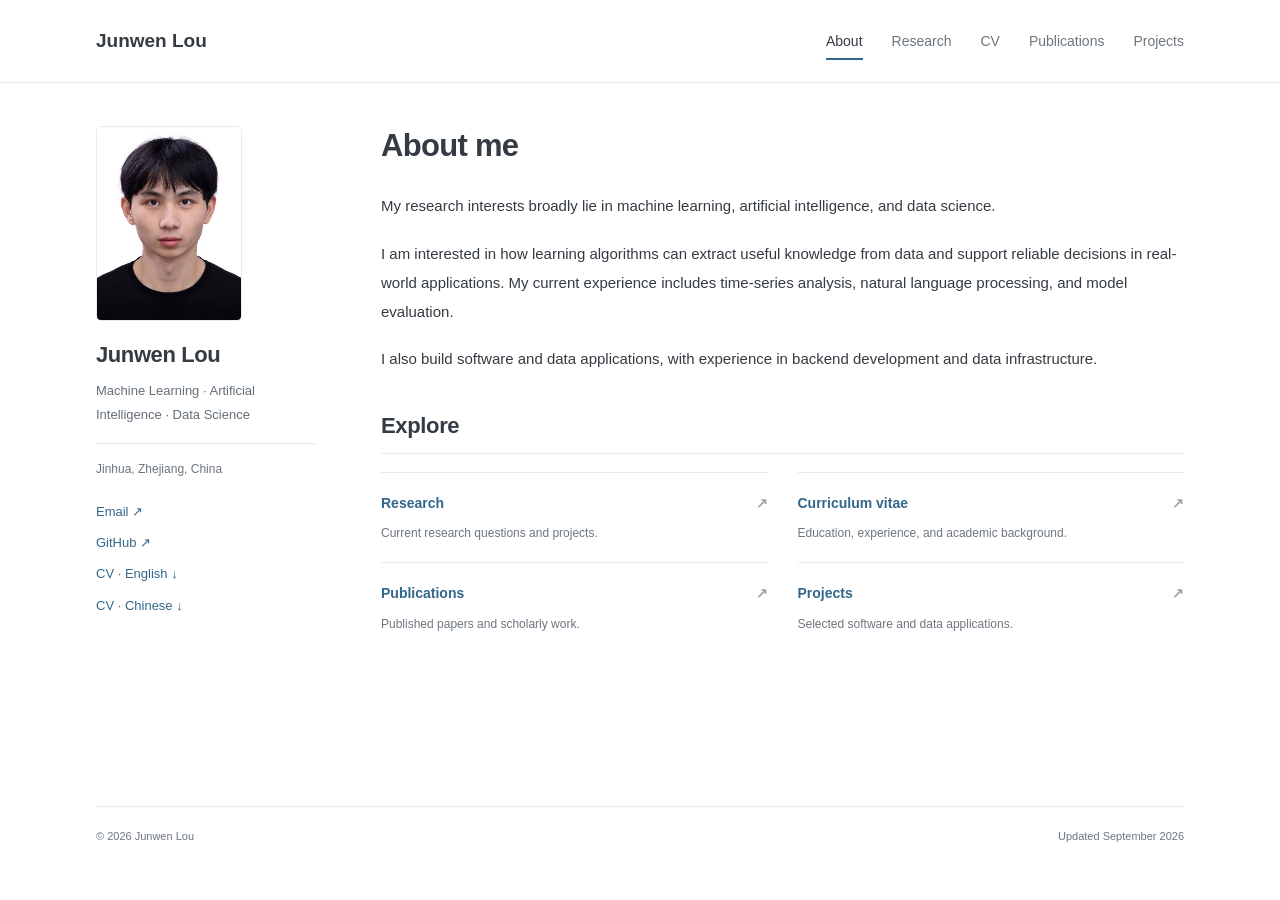
<file: index.html>
<!doctype html><html lang="en"><head><meta charset="utf-8"><meta name="viewport" content="width=device-width, initial-scale=1">
<title>About | Junwen Lou</title><meta name="description" content="Junwen Lou. Machine Learning · Artificial Intelligence · Data Science. About."><link rel="icon" href="./assets/favicon.svg"><link rel="stylesheet" href="./assets/style.css"></head>
<body><a class="skip" href="#main">Skip to content</a><header class="masthead"><div class="header-inner"><a class="brand" href="./">Junwen Lou</a><nav aria-label="Main navigation"><a href="./" aria-current="page">About</a><a href="./research/">Research</a><a href="./cv/">CV</a><a href="./publications/">Publications</a><a href="./projects/">Projects</a></nav></div></header>
<div class="layout"><aside class="profile"><a href="./" aria-label="Junwen Lou home"><img class="portrait" src="./assets/portrait.jpg" width="283" height="378" alt="Portrait of Junwen Lou"></a><h2>Junwen Lou</h2><p class="tagline">Machine Learning · Artificial Intelligence · Data Science</p><p class="location">Jinhua, Zhejiang, China</p><div class="profile-links"><a href="mailto:3490870833@qq.com">Email ↗</a><a href="https://github.com/llljjjwww333" target="_blank" rel="noopener noreferrer">GitHub ↗</a><a href="./files/Junwen_Lou_CV_EN.pdf" download>CV · English ↓</a><a href="./files/Junwen_Lou_CV_ZH.pdf" download>CV · Chinese ↓</a></div></aside>
<main id="main"><h1>About me</h1><p class="bio">My research interests broadly lie in machine learning, artificial intelligence, and data science.</p><p class="bio">I am interested in how learning algorithms can extract useful knowledge from data and support reliable decisions in real-world applications. My current experience includes time-series analysis, natural language processing, and model evaluation.</p><p class="bio">I also build software and data applications, with experience in backend development and data infrastructure.</p><section class="explore"><h2>Explore</h2><div class="explore-grid"><a class="explore-link" href="./research/"><strong>Research<span>↗</span></strong><p>Current research questions and projects.</p></a><a class="explore-link" href="./cv/"><strong>Curriculum vitae<span>↗</span></strong><p>Education, experience, and academic background.</p></a><a class="explore-link" href="./publications/"><strong>Publications<span>↗</span></strong><p>Published papers and scholarly work.</p></a><a class="explore-link" href="./projects/"><strong>Projects<span>↗</span></strong><p>Selected software and data applications.</p></a></div></section></main></div><footer><span>© 2026 Junwen Lou</span><span>Updated September 2026</span></footer></body></html>
</file>
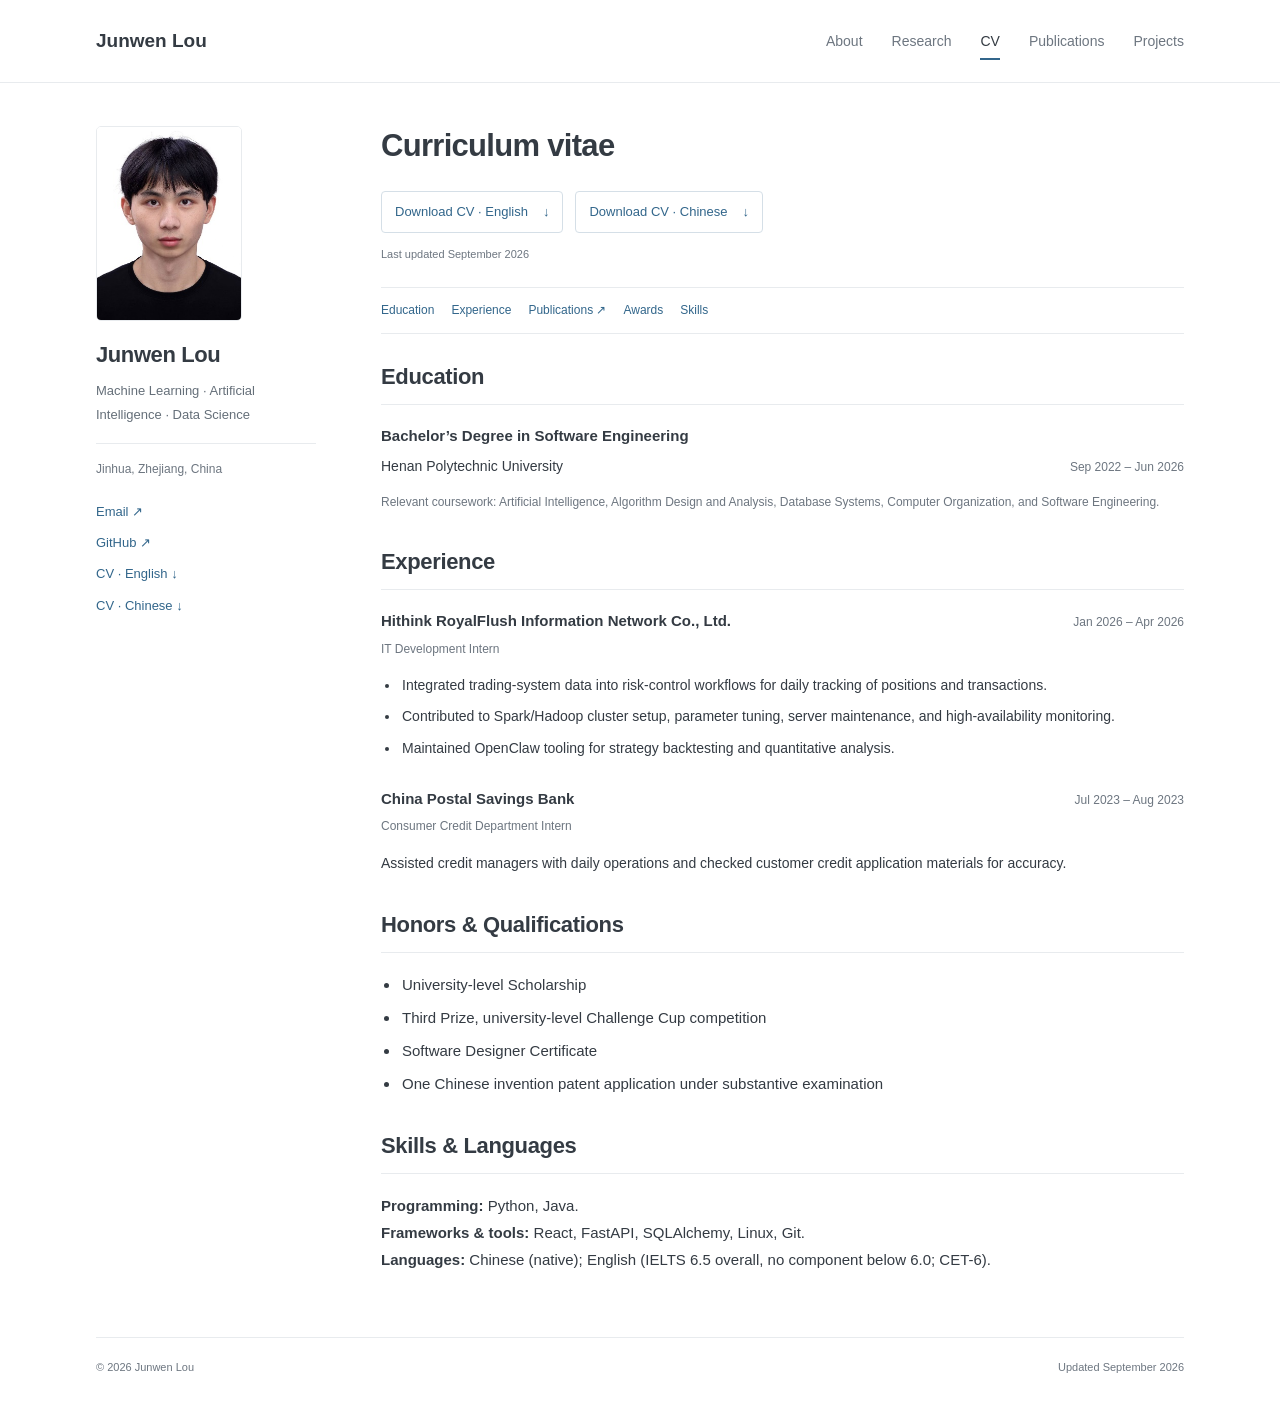
<file: cv/index.html>
<!doctype html><html lang="en"><head><meta charset="utf-8"><meta name="viewport" content="width=device-width, initial-scale=1">
<title>CV | Junwen Lou</title><meta name="description" content="Junwen Lou. Machine Learning · Artificial Intelligence · Data Science. CV."><link rel="icon" href="../assets/favicon.svg"><link rel="stylesheet" href="../assets/style.css"></head>
<body><a class="skip" href="#main">Skip to content</a><header class="masthead"><div class="header-inner"><a class="brand" href="../">Junwen Lou</a><nav aria-label="Main navigation"><a href="../">About</a><a href="../research/">Research</a><a href="../cv/" aria-current="page">CV</a><a href="../publications/">Publications</a><a href="../projects/">Projects</a></nav></div></header>
<div class="layout"><aside class="profile"><a href="../" aria-label="Junwen Lou home"><img class="portrait" src="../assets/portrait.jpg" width="283" height="378" alt="Portrait of Junwen Lou"></a><h2>Junwen Lou</h2><p class="tagline">Machine Learning · Artificial Intelligence · Data Science</p><p class="location">Jinhua, Zhejiang, China</p><div class="profile-links"><a href="mailto:3490870833@qq.com">Email ↗</a><a href="https://github.com/llljjjwww333" target="_blank" rel="noopener noreferrer">GitHub ↗</a><a href="../files/Junwen_Lou_CV_EN.pdf" download>CV · English ↓</a><a href="../files/Junwen_Lou_CV_ZH.pdf" download>CV · Chinese ↓</a></div></aside>
<main id="main"><h1>Curriculum vitae</h1><div class="downloads"><a href="../files/Junwen_Lou_CV_EN.pdf" download>Download CV · English <span>↓</span></a><a href="../files/Junwen_Lou_CV_ZH.pdf" download>Download CV · Chinese <span>↓</span></a></div><p class="updated">Last updated September 2026</p><nav class="page-index" aria-label="CV sections"><a href="#education">Education</a><a href="#experience">Experience</a><a href="../publications/">Publications ↗</a><a href="#awards">Awards</a><a href="#skills">Skills</a></nav><section id="education"><h2>Education</h2><article class="entry"><h3>Bachelor’s Degree in Software Engineering</h3><p class="institution">Henan Polytechnic University <span class="date">Sep 2022 – Jun 2026</span></p><p class="secondary">Relevant coursework: Artificial Intelligence, Algorithm Design and Analysis, Database Systems, Computer Organization, and Software Engineering.</p></article></section><section id="experience"><h2>Experience</h2><article class="entry"><div class="entry-heading"><h3>Hithink RoyalFlush Information Network Co., Ltd.</h3><span class="date">Jan 2026 – Apr 2026</span></div><p class="position">IT Development Intern</p><ul><li>Integrated trading-system data into risk-control workflows for daily tracking of positions and transactions.</li><li>Contributed to Spark/Hadoop cluster setup, parameter tuning, server maintenance, and high-availability monitoring.</li><li>Maintained OpenClaw tooling for strategy backtesting and quantitative analysis.</li></ul></article>
<article class="entry"><div class="entry-heading"><h3>China Postal Savings Bank</h3><span class="date">Jul 2023 – Aug 2023</span></div><p class="position">Consumer Credit Department Intern</p><p>Assisted credit managers with daily operations and checked customer credit application materials for accuracy.</p></article></section><section id="awards"><h2>Honors &amp; Qualifications</h2><ul class="honors"><li>University-level Scholarship</li><li>Third Prize, university-level Challenge Cup competition</li><li>Software Designer Certificate</li><li>One Chinese invention patent application under substantive examination</li></ul></section><section id="skills"><h2>Skills &amp; Languages</h2><p><strong>Programming:</strong> Python, Java.<br><strong>Frameworks &amp; tools:</strong> React, FastAPI, SQLAlchemy, Linux, Git.<br><strong>Languages:</strong> Chinese (native); English (IELTS 6.5 overall, no component below 6.0; CET-6).</p></section></main></div><footer><span>© 2026 Junwen Lou</span><span>Updated September 2026</span></footer></body></html>
</file>
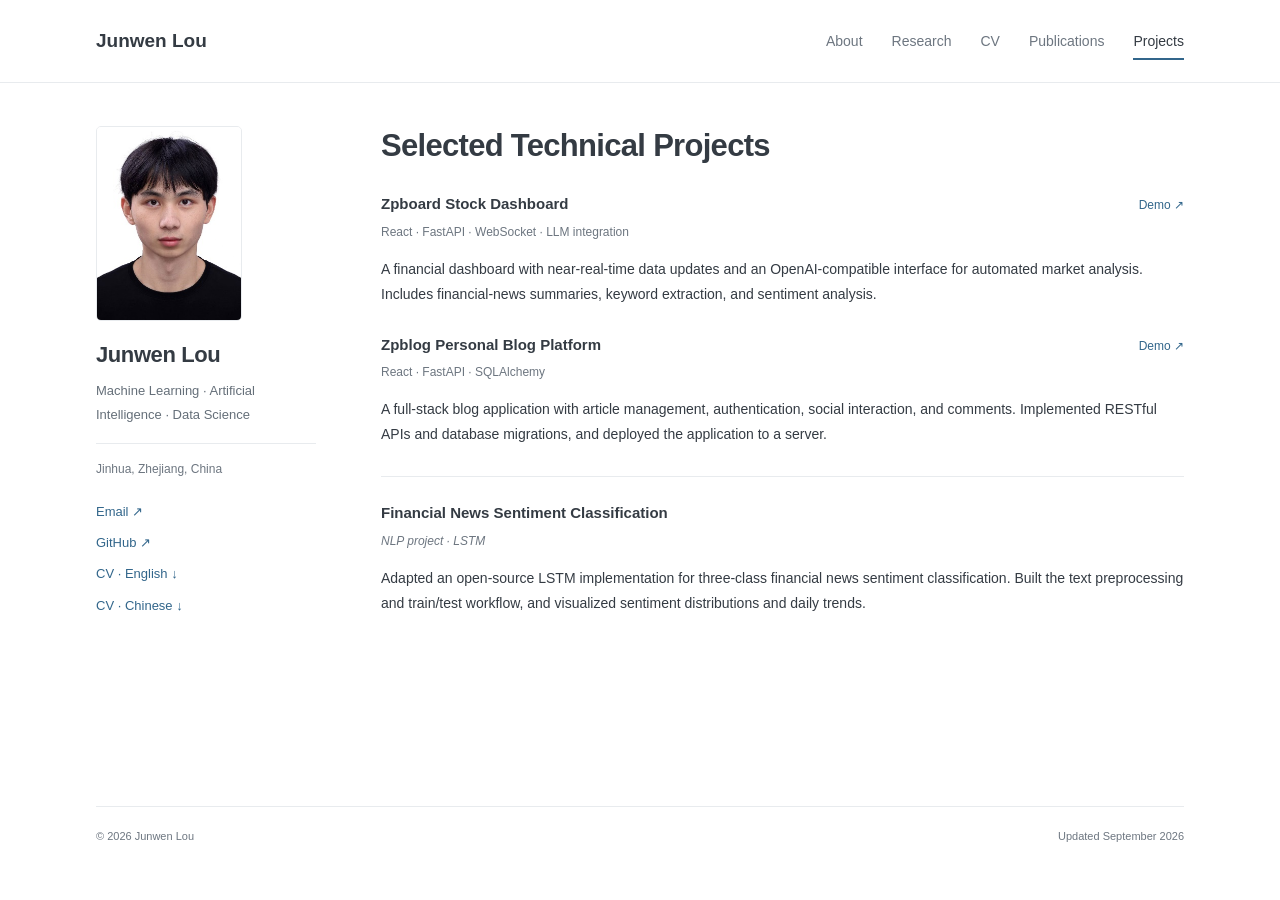
<file: projects/index.html>
<!doctype html><html lang="en"><head><meta charset="utf-8"><meta name="viewport" content="width=device-width, initial-scale=1">
<title>Projects | Junwen Lou</title><meta name="description" content="Junwen Lou. Machine Learning · Artificial Intelligence · Data Science. Projects."><link rel="icon" href="../assets/favicon.svg"><link rel="stylesheet" href="../assets/style.css"></head>
<body><a class="skip" href="#main">Skip to content</a><header class="masthead"><div class="header-inner"><a class="brand" href="../">Junwen Lou</a><nav aria-label="Main navigation"><a href="../">About</a><a href="../research/">Research</a><a href="../cv/">CV</a><a href="../publications/">Publications</a><a href="../projects/" aria-current="page">Projects</a></nav></div></header>
<div class="layout"><aside class="profile"><a href="../" aria-label="Junwen Lou home"><img class="portrait" src="../assets/portrait.jpg" width="283" height="378" alt="Portrait of Junwen Lou"></a><h2>Junwen Lou</h2><p class="tagline">Machine Learning · Artificial Intelligence · Data Science</p><p class="location">Jinhua, Zhejiang, China</p><div class="profile-links"><a href="mailto:3490870833@qq.com">Email ↗</a><a href="https://github.com/llljjjwww333" target="_blank" rel="noopener noreferrer">GitHub ↗</a><a href="../files/Junwen_Lou_CV_EN.pdf" download>CV · English ↓</a><a href="../files/Junwen_Lou_CV_ZH.pdf" download>CV · Chinese ↓</a></div></aside>
<main id="main"><section id="projects"><h1>Selected Technical Projects</h1><article class="entry"><div class="entry-heading"><h3>Zpboard Stock Dashboard</h3><a href="https://stock-dashboard-web-rf7v.onrender.com" target="_blank" rel="noopener noreferrer">Demo ↗</a></div><p class="stack">React · FastAPI · WebSocket · LLM integration</p><p>A financial dashboard with near-real-time data updates and an OpenAI-compatible interface for automated market analysis. Includes financial-news summaries, keyword extraction, and sentiment analysis.</p></article>
<article class="entry"><div class="entry-heading"><h3>Zpblog Personal Blog Platform</h3><a href="http://8.154.28.91" target="_blank" rel="noopener noreferrer">Demo ↗</a></div><p class="stack">React · FastAPI · SQLAlchemy</p><p>A full-stack blog application with article management, authentication, social interaction, and comments. Implemented RESTful APIs and database migrations, and deployed the application to a server.</p></article><article class="text-research"><h3>Financial News Sentiment Classification</h3><p class="publication-status">NLP project · LSTM</p><p>Adapted an open-source LSTM implementation for three-class financial news sentiment classification. Built the text preprocessing and train/test workflow, and visualized sentiment distributions and daily trends.</p></article></section></main></div><footer><span>© 2026 Junwen Lou</span><span>Updated September 2026</span></footer></body></html>
</file>
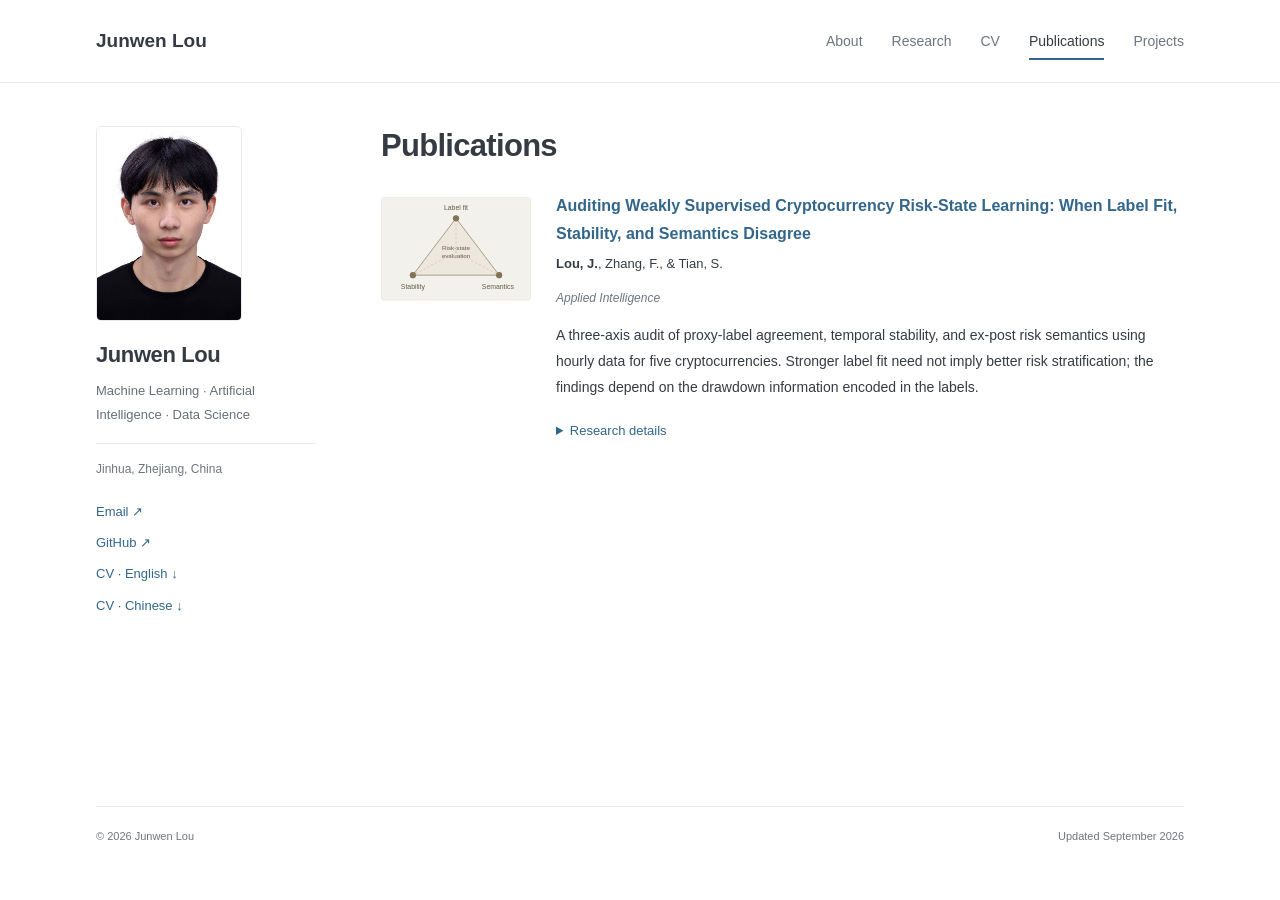
<file: publications/index.html>
<!doctype html><html lang="en"><head><meta charset="utf-8"><meta name="viewport" content="width=device-width, initial-scale=1">
<title>Publications | Junwen Lou</title><meta name="description" content="Junwen Lou. Machine Learning · Artificial Intelligence · Data Science. Publications."><link rel="icon" href="../assets/favicon.svg"><link rel="stylesheet" href="../assets/style.css"></head>
<body><a class="skip" href="#main">Skip to content</a><header class="masthead"><div class="header-inner"><a class="brand" href="../">Junwen Lou</a><nav aria-label="Main navigation"><a href="../">About</a><a href="../research/">Research</a><a href="../cv/">CV</a><a href="../publications/" aria-current="page">Publications</a><a href="../projects/">Projects</a></nav></div></header>
<div class="layout"><aside class="profile"><a href="../" aria-label="Junwen Lou home"><img class="portrait" src="../assets/portrait.jpg" width="283" height="378" alt="Portrait of Junwen Lou"></a><h2>Junwen Lou</h2><p class="tagline">Machine Learning · Artificial Intelligence · Data Science</p><p class="location">Jinhua, Zhejiang, China</p><div class="profile-links"><a href="mailto:3490870833@qq.com">Email ↗</a><a href="https://github.com/llljjjwww333" target="_blank" rel="noopener noreferrer">GitHub ↗</a><a href="../files/Junwen_Lou_CV_EN.pdf" download>CV · English ↓</a><a href="../files/Junwen_Lou_CV_ZH.pdf" download>CV · Chinese ↓</a></div></aside>
<main id="main"><h1>Publications</h1><article class="research-item"><div class="research-visual"><svg viewBox="0 0 240 166" role="img" aria-labelledby="audit-title audit-desc"><title id="audit-title">Three-axis audit framework</title><desc id="audit-desc">A conceptual diagram connecting label fit, temporal stability, and risk semantics. A framework illustration, not experimental data.</desc><rect x="1" y="1" width="238" height="164" rx="3" fill="#f3f1eb" stroke="#e4e0d7"/><path d="M120 34L51 125H189Z" fill="#ece8de" stroke="#a69982" stroke-width="1.5"/><path d="M120 88V34M120 88L51 125M120 88L189 125" stroke="#c7bcaa" stroke-dasharray="3 4"/><g fill="#847257"><circle cx="120" cy="34" r="5"/><circle cx="51" cy="125" r="5"/><circle cx="189" cy="125" r="5"/></g><g fill="#655c4d" font-family="Arial,sans-serif" font-size="11" text-anchor="middle"><text x="120" y="20">Label fit</text><text x="51" y="147">Stability</text><text x="187" y="147">Semantics</text><text x="120" y="84" font-size="10">Risk-state</text><text x="120" y="98" font-size="10">evaluation</text></g></svg></div>
<div class="research-body"><h3>Auditing Weakly Supervised Cryptocurrency Risk-State Learning: When Label Fit, Stability, and Semantics Disagree</h3><p class="authors"><strong>Lou, J.</strong>, Zhang, F., &amp; Tian, S.</p><p class="publication-status">Applied Intelligence</p>
<p class="abstract">A three-axis audit of proxy-label agreement, temporal stability, and ex-post risk semantics using hourly data for five cryptocurrencies. Stronger label fit need not imply better risk stratification; the findings depend on the drawdown information encoded in the labels.</p>
<details><summary>Research details</summary><ul><li>Temporal-model benchmarks on Bitcoin and Ethereum, with Transformer- and PatchTST-style stress tests on Bitcoin.</li><li>Baseline comparisons, ablations, label-design controls, and block-bootstrap analysis.</li><li>A Semantic Orientation Ratio to diagnose proxy-label misalignment, including XRP as a boundary case and explicit limits on general model ranking.</li></ul><p class="contribution">First author: study design, implementation, experiments, and manuscript preparation.</p></details></div></article></main></div><footer><span>© 2026 Junwen Lou</span><span>Updated September 2026</span></footer></body></html>
</file>
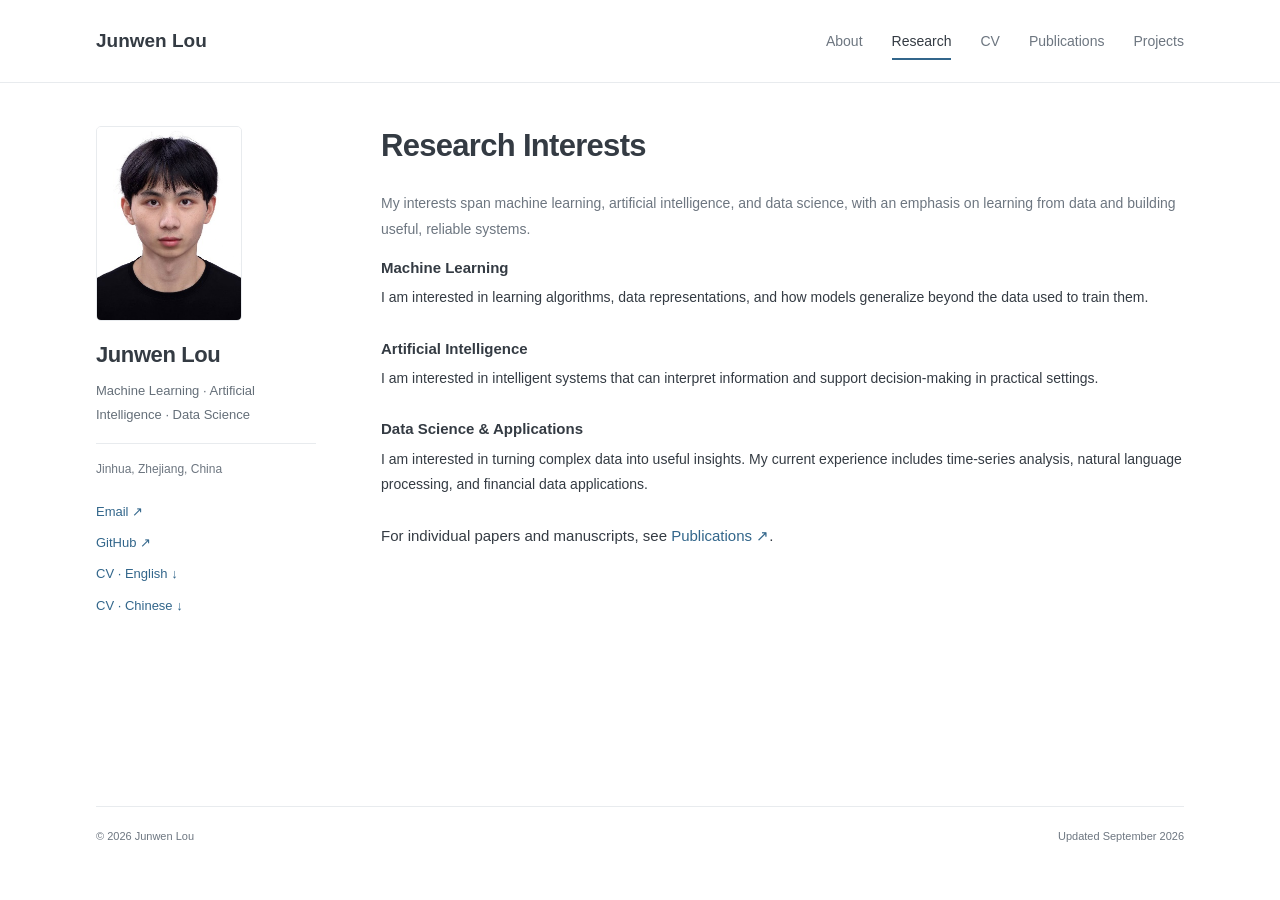
<file: research/index.html>
<!doctype html><html lang="en"><head><meta charset="utf-8"><meta name="viewport" content="width=device-width, initial-scale=1">
<title>Research | Junwen Lou</title><meta name="description" content="Junwen Lou. Machine Learning · Artificial Intelligence · Data Science. Research."><link rel="icon" href="../assets/favicon.svg"><link rel="stylesheet" href="../assets/style.css"></head>
<body><a class="skip" href="#main">Skip to content</a><header class="masthead"><div class="header-inner"><a class="brand" href="../">Junwen Lou</a><nav aria-label="Main navigation"><a href="../">About</a><a href="../research/" aria-current="page">Research</a><a href="../cv/">CV</a><a href="../publications/">Publications</a><a href="../projects/">Projects</a></nav></div></header>
<div class="layout"><aside class="profile"><a href="../" aria-label="Junwen Lou home"><img class="portrait" src="../assets/portrait.jpg" width="283" height="378" alt="Portrait of Junwen Lou"></a><h2>Junwen Lou</h2><p class="tagline">Machine Learning · Artificial Intelligence · Data Science</p><p class="location">Jinhua, Zhejiang, China</p><div class="profile-links"><a href="mailto:3490870833@qq.com">Email ↗</a><a href="https://github.com/llljjjwww333" target="_blank" rel="noopener noreferrer">GitHub ↗</a><a href="../files/Junwen_Lou_CV_EN.pdf" download>CV · English ↓</a><a href="../files/Junwen_Lou_CV_ZH.pdf" download>CV · Chinese ↓</a></div></aside>
<main id="main"><section id="research"><h1>Research Interests</h1><p class="section-intro">My interests span machine learning, artificial intelligence, and data science, with an emphasis on learning from data and building useful, reliable systems.</p><article class="entry"><h3>Machine Learning</h3><p>I am interested in learning algorithms, data representations, and how models generalize beyond the data used to train them.</p></article><article class="entry"><h3>Artificial Intelligence</h3><p>I am interested in intelligent systems that can interpret information and support decision-making in practical settings.</p></article><article class="entry"><h3>Data Science &amp; Applications</h3><p>I am interested in turning complex data into useful insights. My current experience includes time-series analysis, natural language processing, and financial data applications.</p></article><p>For individual papers and manuscripts, see <a href="../publications/">Publications ↗</a>.</p></section></main></div><footer><span>© 2026 Junwen Lou</span><span>Updated September 2026</span></footer></body></html>
</file>
<file: assets/style.css>
@charset "UTF-8";
:root{--ink:#343b43;--muted:#6d7680;--link:#32668b;--line:#e8ebee}*{box-sizing:border-box}html{scroll-behavior:smooth;scroll-padding-top:25px}body{margin:0;background:#fff;color:var(--ink);font:15px/1.8 -apple-system,BlinkMacSystemFont,'Segoe UI',Arial,sans-serif;-webkit-font-smoothing:antialiased}a{color:var(--link);text-decoration:none}a:hover{text-decoration:underline;text-underline-offset:4px}a:focus-visible,summary:focus-visible{outline:2px solid var(--link);outline-offset:5px}.masthead{border-bottom:1px solid var(--line)}.header-inner{max-width:1160px;margin:auto;padding:24px 36px;display:flex;align-items:center;justify-content:space-between;gap:30px}.brand{font-weight:650;font-size:19px;color:var(--ink)}.header-inner nav{display:flex;gap:29px;font-size:14px}.header-inner nav a{color:var(--muted);padding:4px 0}.header-inner nav a[aria-current]{color:var(--ink);box-shadow:0 2px var(--link)}.layout{max-width:1160px;margin:0 auto;display:grid;grid-template-columns:220px minmax(0,1fr);gap:65px;padding:43px 36px 30px}.profile{align-self:start;position:sticky;top:30px}.portrait{display:block;width:146px;height:auto;border-radius:5px;border:1px solid var(--line)}.profile h2{font-size:22px;line-height:1.4;margin:19px 0 9px;letter-spacing:-.4px}.tagline{font-size:13px;color:#656f79;line-height:1.8;margin:0 0 17px}.location{font-size:12px;color:var(--muted);padding-top:15px;border-top:1px solid var(--line)}.profile-links{display:flex;flex-direction:column;gap:8px;font-size:13px;margin-top:19px}main{min-width:0;min-height:650px}h1{font-size:31px;font-weight:600;letter-spacing:-.7px;line-height:1.3;margin:0 0 25px}h2{font-size:22px;letter-spacing:-.35px;font-weight:600;line-height:1.4;margin:0 0 18px}h3{font-size:15px;line-height:1.7;margin:0 0 5px;font-weight:600}p{margin:0 0 13px}.bio{font-size:15px;line-height:1.95;margin-bottom:18px}.explore{margin-top:37px}.explore-grid{display:grid;grid-template-columns:1fr 1fr;gap:0 30px}.explore-link{padding:18px 0;border-top:1px solid var(--line)}.explore-link strong{display:flex;justify-content:space-between;font-size:14px;font-weight:600}.explore-link strong span{color:#9aa6b0}.explore-link p{font-size:12px;color:var(--muted);margin:7px 0 0}.explore-link:hover{text-decoration:none}.explore-link:hover strong{text-decoration:underline}section{margin-bottom:34px;scroll-margin-top:28px}section>h2{padding-bottom:11px;border-bottom:1px solid var(--line)}.downloads{display:flex;flex-wrap:wrap;gap:12px;margin:0 0 12px}.downloads a{font-size:13px;border:1px solid #d5dfe7;padding:8px 13px;border-radius:4px;display:flex;gap:15px}.downloads a:hover{background:#f4f7fa;text-decoration:none}.updated{font-size:11px;color:var(--muted)}.page-index{display:flex;flex-wrap:wrap;gap:17px;padding:12px 0;margin:22px 0 28px;border-top:1px solid var(--line);border-bottom:1px solid var(--line);font-size:12px}.entry{margin-bottom:25px}.entry:last-child{margin-bottom:0}.entry-heading{display:flex;align-items:baseline;justify-content:space-between;gap:18px}.entry-heading>a{white-space:nowrap;font-size:12px}.entry p,.entry li{font-size:14px}.date{font-size:12px;color:var(--muted);white-space:nowrap}.institution{display:flex;justify-content:space-between;gap:18px;align-items:baseline}.secondary{font-size:12px!important;color:var(--muted)}.position,.stack{font-size:12px!important;color:var(--muted)}ul{padding-left:19px;margin:8px 0}li{padding-left:2px;margin-bottom:6px}.publication-status{font-size:12px!important;color:var(--muted);font-style:italic}.publication h3{color:var(--link)}.research-item{display:grid;grid-template-columns:150px minmax(0,1fr);gap:25px;margin-top:26px}.research-visual svg{width:100%;height:auto;display:block;margin-top:5px}.research-body h3{font-size:16px;color:var(--link)}.section-intro{color:var(--muted);font-size:14px}.authors{font-size:13px}.abstract{font-size:14px;line-height:1.85}details{font-size:13px}summary{cursor:pointer;color:var(--link);padding:5px 0}.contribution{font-size:12px;color:var(--muted)}.text-research{margin-top:29px;padding-top:23px;border-top:1px solid var(--line)}.text-research p{font-size:14px}footer{max-width:1088px;border-top:1px solid var(--line);margin:0 auto;padding:20px 0 28px;display:flex;justify-content:space-between;gap:15px;color:var(--muted);font-size:11px}.skip{position:fixed;top:-100px;left:15px;background:white;padding:10px;z-index:10}.skip:focus{top:10px}
@media(max-width:900px){.layout{grid-template-columns:190px minmax(0,1fr);gap:35px}.header-inner nav{gap:22px}.research-item{display:block}.research-visual{width:155px;margin-bottom:18px}.entry-heading,.institution{display:block}.date{display:block;margin:3px 0 6px}footer{margin:0 36px}}
@media(max-width:650px){.header-inner{padding:19px 22px;flex-wrap:wrap;gap:13px}.header-inner nav{width:100%;justify-content:space-between;gap:10px;font-size:12px}.layout{display:block;padding:27px 22px}.profile{position:static;padding-bottom:24px;margin-bottom:28px;border-bottom:1px solid var(--line)}.portrait{float:right;width:83px;margin-left:20px}.profile h2{margin-top:0;font-size:24px;padding-top:4px}.tagline{max-width:260px;font-size:12px;min-height:59px}.location{border:0;padding-top:0;margin-bottom:10px;font-size:11px}.profile-links{clear:both;flex-direction:row;flex-wrap:wrap;gap:15px;font-size:12px;margin-top:13px}h1{font-size:27px}h2{font-size:21px}main{min-height:350px}.bio{font-size:14px}.explore-grid{gap:0 21px}.explore-link p{font-size:12px}.research-body h3{font-size:15px}.downloads{gap:10px}.downloads a{font-size:12px}.page-index{gap:14px}.entry h3{font-size:14px}footer{margin:0 22px;font-size:10px}.date{white-space:normal}}
@media(prefers-reduced-motion:reduce){html{scroll-behavior:auto}}
</file>
